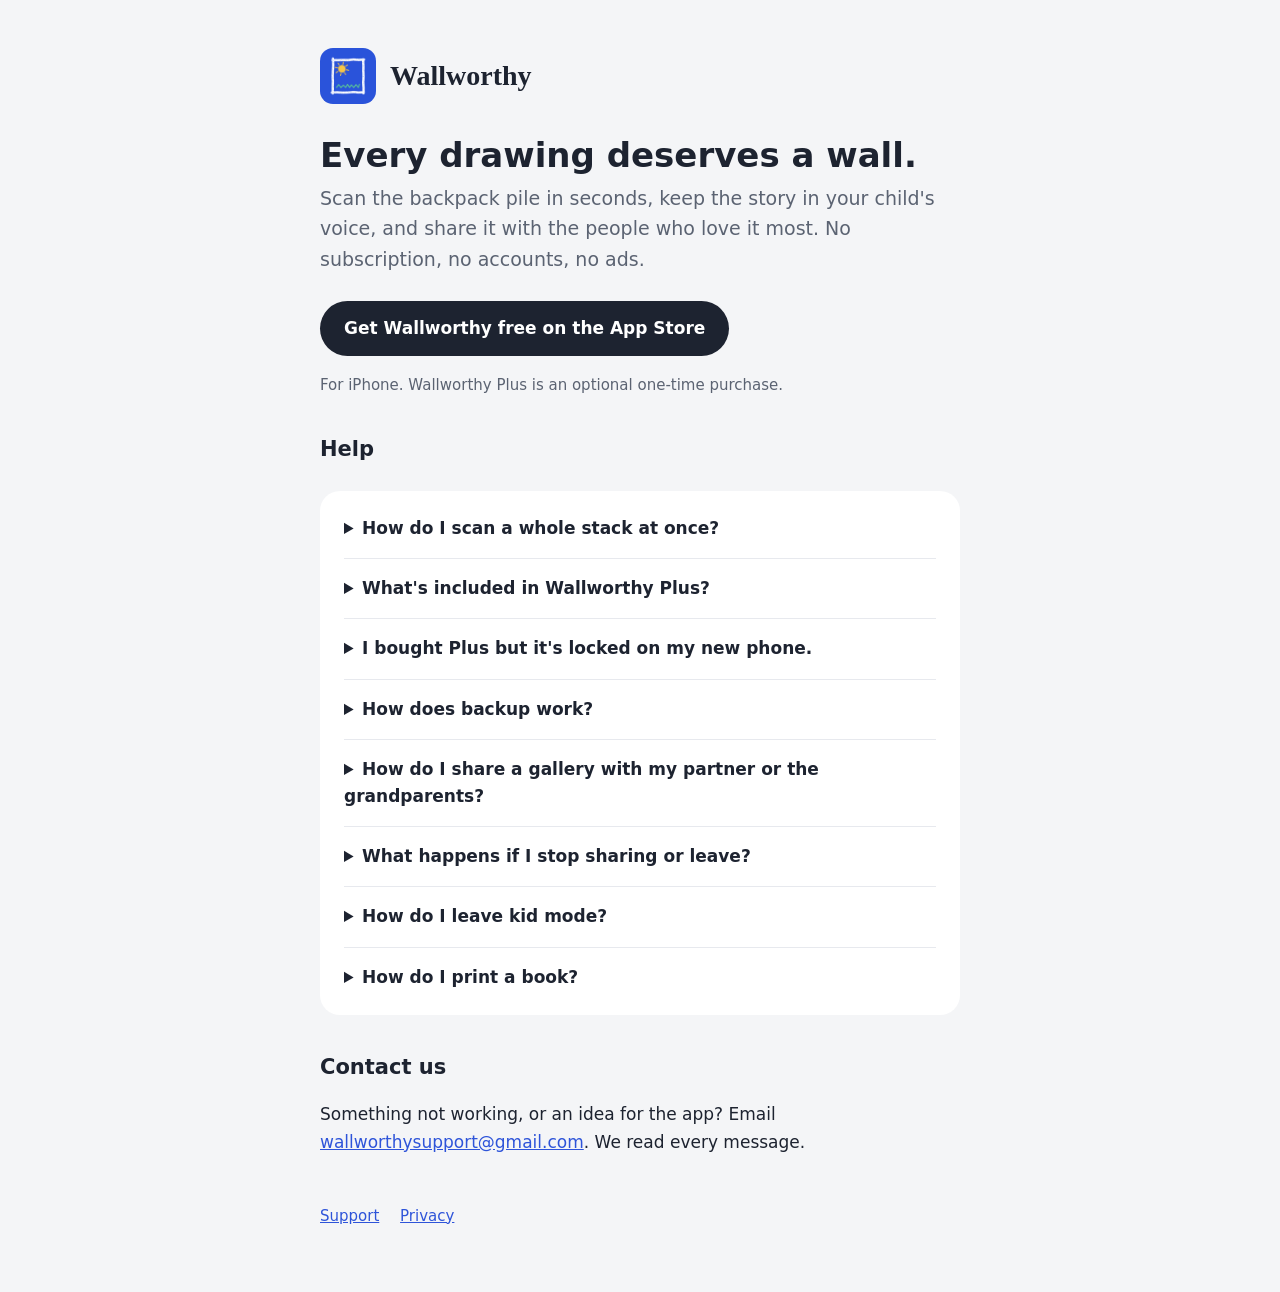
<file: index.html>
<!doctype html>
<html lang="en">
<head>
<meta charset="utf-8">
<meta name="viewport" content="width=device-width, initial-scale=1">
<title>Wallworthy · Kids Art Gallery</title>
<meta name="description" content="Wallworthy turns your children's drawings into a framed gallery your family will actually look at.">
<meta name="apple-itunes-app" content="app-id=6829036669">
<meta property="og:title" content="Wallworthy: every drawing deserves a wall">
<meta property="og:description" content="Scan the backpack pile in seconds, keep the story in your child's voice, and share it with family. Free on iPhone, with no subscription.">
<meta property="og:image" content="https://benwortonh787.github.io/wallworthy/icon.png">
<meta property="og:url" content="https://benwortonh787.github.io/wallworthy/">
<link rel="icon" href="icon.png">
<link rel="stylesheet" href="style.css">
</head>
<body>
<main>
  <header>
    <img src="icon.png" alt="">
    <span class="wordmark">Wallworthy</span>
  </header>

  <h1>Every drawing deserves a wall.</h1>
  <p class="lede">Scan the backpack pile in seconds, keep the story in your child's voice, and share it with the people who love it most. No subscription, no accounts, no ads.</p>
  <p><a class="download" href="https://apps.apple.com/app/id6829036669">Get Wallworthy free on the App Store</a></p>
  <p class="small">For iPhone. Wallworthy Plus is an optional one-time purchase.</p>

  <h2>Help</h2>
  <div class="card">
    <details>
      <summary>How do I scan a whole stack at once?</summary>
      <p>Tap <strong>+</strong> and keep scanning pages one after another. When you're done, pick drawings and tap the child who made them. Repeat until every piece has an artist, so siblings' art can come out of one scan.</p>
    </details>
    <details>
      <summary>What's included in Wallworthy Plus?</summary>
      <p>Bring to life, Art Show videos, Year in Art picture books, four extra frames and the home-screen widget. It's a single payment, not a subscription. Scanning, voice notes, iCloud backup and export are always free.</p>
    </details>
    <details>
      <summary>I bought Plus but it's locked on my new phone.</summary>
      <p>Open the <strong>•••</strong> menu → <strong>Wallworthy Plus</strong> → <strong>Restore purchase</strong>. Make sure you're signed in with the same Apple Account you used to buy it. With Family Sharing, family members can restore it too.</p>
    </details>
    <details>
      <summary>How does backup work?</summary>
      <p>If iCloud is on for Wallworthy (Settings → [your name] → iCloud), your galleries are backed up to your private iCloud automatically and appear on your other devices. A shared gallery is kept in the iCloud of the person who started it and counts toward their storage, at about 1 MB a drawing. If your iCloud storage is full, new art stays on your iPhone until there's room. You can also use <strong>Export everything</strong> to save a copy that opens on any computer.</p>
    </details>
    <details>
      <summary>How do I share a gallery with my partner or the grandparents?</summary>
      <p>Open the <strong>•••</strong> menu → <strong>Share with family</strong> → <strong>Invite someone</strong>, and send the invite by Messages or email. Everyone needs Wallworthy 1.1 or later, so update from the App Store first. When they open it on their iPhone and tap <strong>Join</strong>, you both see the same children, drawings and voice notes, and either of you can add more. Any drawings they already had are added to the shared gallery. Sharing is free, and each person uses their own Apple Account.</p>
    </details>
    <details>
      <summary>What happens if I stop sharing or leave?</summary>
      <p>Everyone keeps a copy of every drawing on their own iPhone, backed up to their own iCloud. From then on, new drawings are no longer shared. The person who started the gallery can also remove one person from <strong>Share with family</strong> → <strong>Invite or remove people</strong>.</p>
    </details>
    <details>
      <summary>How do I leave kid mode?</summary>
      <p>Tap the 🔒 <strong>Kid mode</strong> button at the top of the screen and answer the grown-up question.</p>
    </details>
    <details>
      <summary>How do I print a book?</summary>
      <p>Open a school year and choose <strong>Make the picture book</strong>. You can print it with AirPrint, or save the 8 × 8 inch PDF and upload it to any photo-book service.</p>
    </details>
  </div>

  <h2>Contact us</h2>
  <p>Something not working, or an idea for the app? Email <a href="mailto:wallworthysupport@gmail.com">wallworthysupport@gmail.com</a>. We read every message.</p>

  <footer>
    <a href="index.html">Support</a>
    <a href="privacy.html">Privacy</a>
  </footer>
</main>
</body>
</html>
</file>
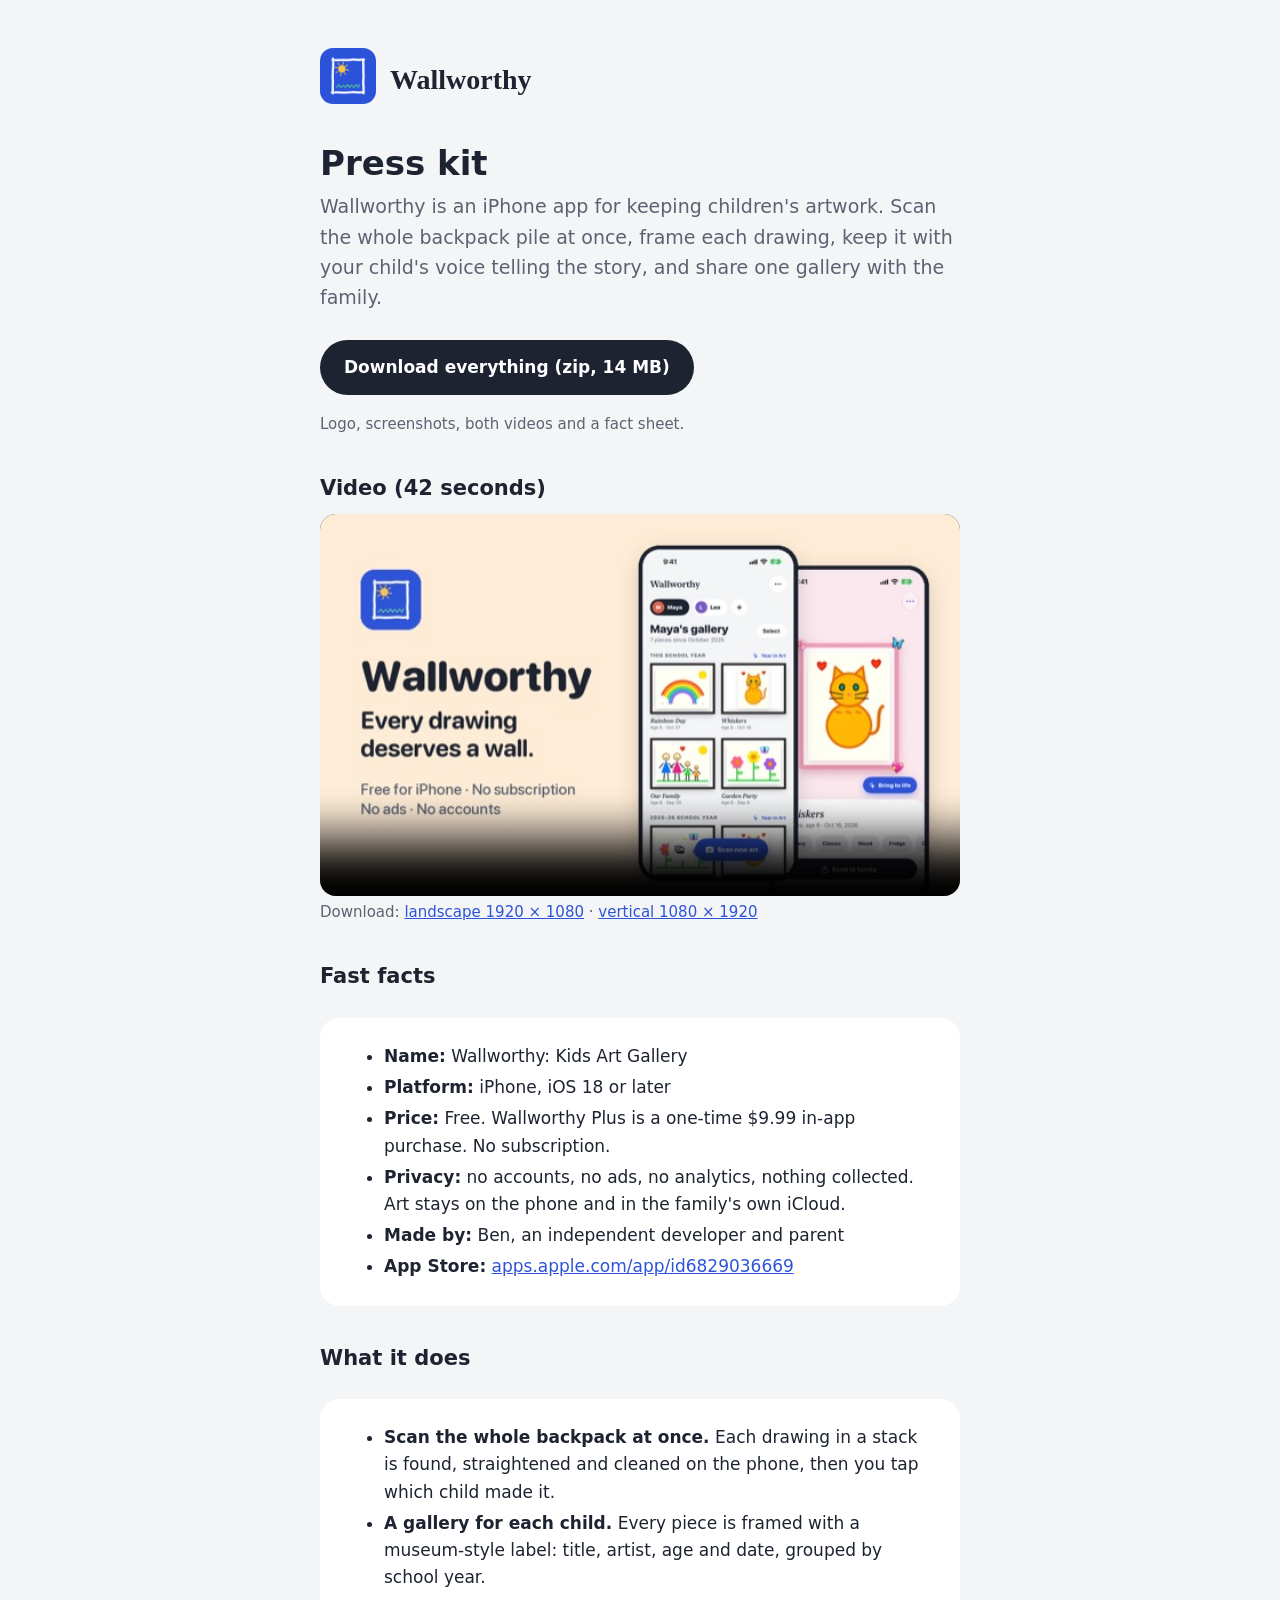
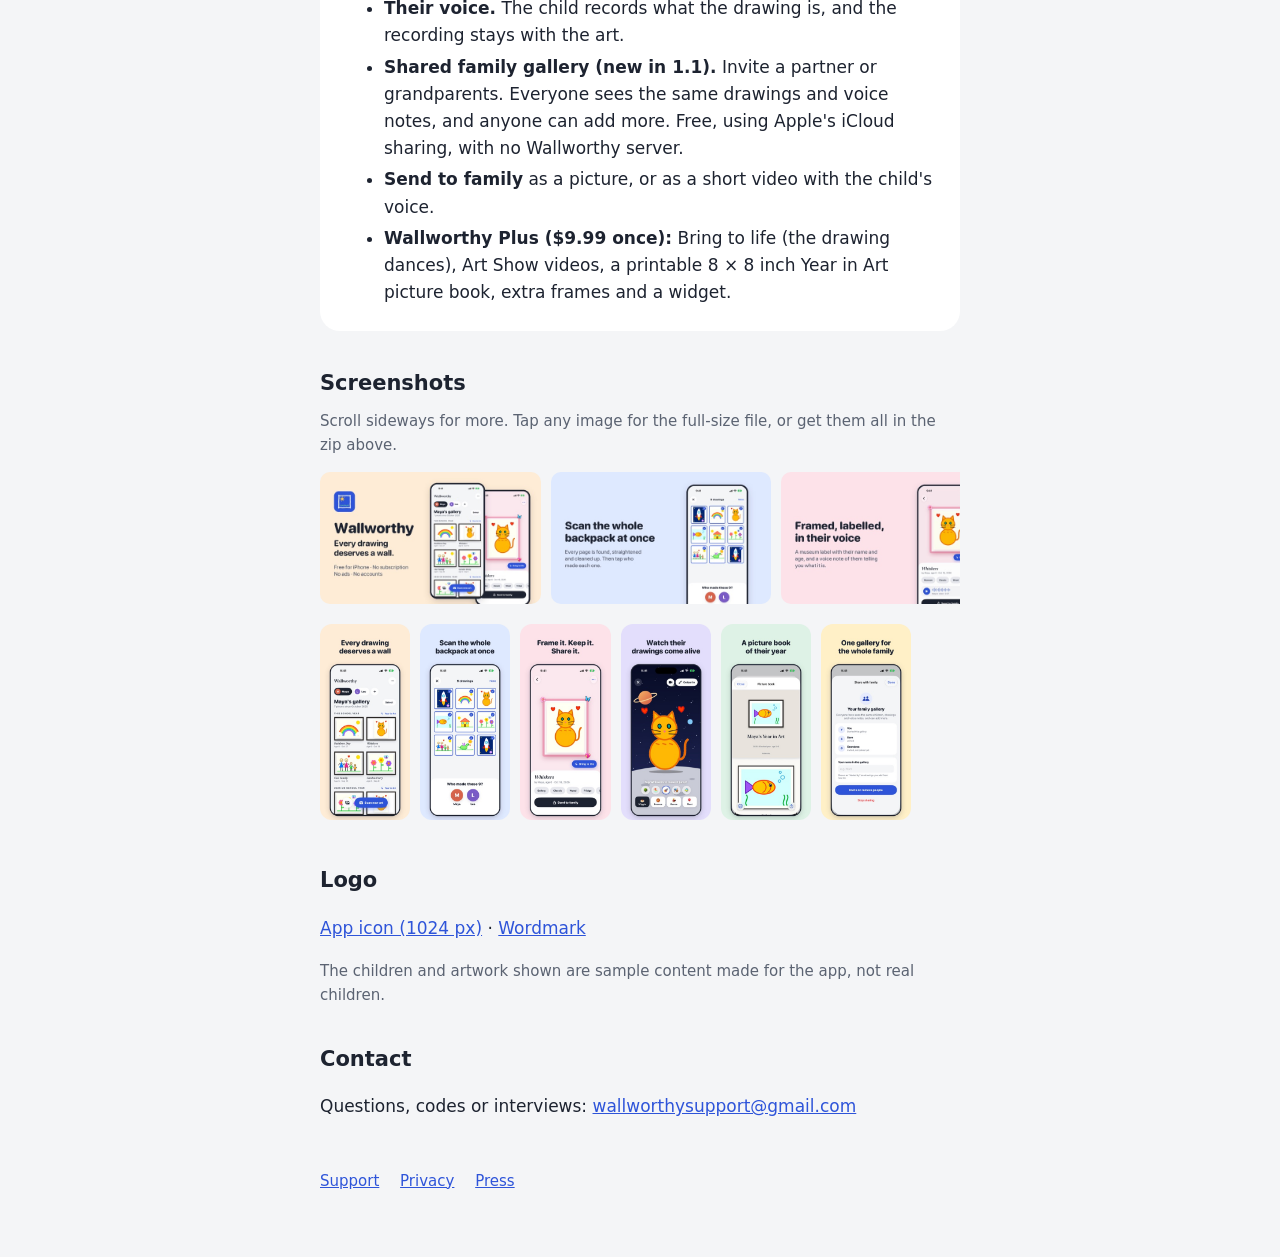
<file: press.html>
<!doctype html>
<html lang="en">
<head>
<meta charset="utf-8">
<meta name="viewport" content="width=device-width, initial-scale=1">
<title>Wallworthy · Press kit</title>
<meta name="description" content="Press kit for Wallworthy, the iPhone app for keeping kids' art: facts, video, screenshots and logo.">
<meta property="og:title" content="Wallworthy press kit">
<meta property="og:description" content="Facts, a 42-second video, screenshots and logo for Wallworthy, the iPhone app for keeping kids' art.">
<meta property="og:image" content="https://benwortonh787.github.io/wallworthy/press/wide-01-hero.png">
<meta property="og:url" content="https://benwortonh787.github.io/wallworthy/press.html">
<link rel="icon" href="icon.png">
<link rel="stylesheet" href="style.css">
</head>
<body>
<main>
  <header>
    <a href="index.html"><img src="icon.png" alt=""></a>
    <a href="index.html" class="wordmark">Wallworthy</a>
  </header>

  <h1>Press kit</h1>
  <p class="lede">Wallworthy is an iPhone app for keeping children's artwork. Scan the whole backpack pile at once, frame each drawing, keep it with your child's voice telling the story, and share one gallery with the family.</p>
  <p><a class="download" href="press/wallworthy-press-kit.zip">Download everything (zip, 14 MB)</a></p>
  <p class="small">Logo, screenshots, both videos and a fact sheet.</p>

  <h2>Video (42 seconds)</h2>
  <video controls playsinline preload="metadata" poster="press/thumbs/wide-01-hero.jpg">
    <source src="press/wallworthy-promo-landscape.mp4" type="video/mp4">
  </video>
  <p class="small">Download: <a href="press/wallworthy-promo-landscape.mp4" download>landscape 1920 × 1080</a> · <a href="press/wallworthy-promo-vertical.mp4" download>vertical 1080 × 1920</a></p>

  <h2>Fast facts</h2>
  <div class="card">
    <ul class="facts">
      <li><strong>Name:</strong> Wallworthy: Kids Art Gallery</li>
      <li><strong>Platform:</strong> iPhone, iOS 18 or later</li>
      <li><strong>Price:</strong> Free. Wallworthy Plus is a one-time $9.99 in-app purchase. No subscription.</li>
      <li><strong>Privacy:</strong> no accounts, no ads, no analytics, nothing collected. Art stays on the phone and in the family's own iCloud.</li>
      <li><strong>Made by:</strong> Ben, an independent developer and parent</li>
      <li><strong>App Store:</strong> <a href="https://apps.apple.com/app/id6829036669">apps.apple.com/app/id6829036669</a></li>
    </ul>
  </div>

  <h2>What it does</h2>
  <div class="card">
    <ul class="facts">
      <li><strong>Scan the whole backpack at once.</strong> Each drawing in a stack is found, straightened and cleaned on the phone, then you tap which child made it.</li>
      <li><strong>A gallery for each child.</strong> Every piece is framed with a museum-style label: title, artist, age and date, grouped by school year.</li>
      <li><strong>Their voice.</strong> The child records what the drawing is, and the recording stays with the art.</li>
      <li><strong>Shared family gallery (new in 1.1).</strong> Invite a partner or grandparents. Everyone sees the same drawings and voice notes, and anyone can add more. Free, using Apple's iCloud sharing, with no Wallworthy server.</li>
      <li><strong>Send to family</strong> as a picture, or as a short video with the child's voice.</li>
      <li><strong>Wallworthy Plus ($9.99 once):</strong> Bring to life (the drawing dances), Art Show videos, a printable 8 × 8 inch Year in Art picture book, extra frames and a widget.</li>
    </ul>
  </div>

  <h2>Screenshots</h2>
  <p class="small">Scroll sideways for more. Tap any image for the full-size file, or get them all in the zip above.</p>
  <div class="strip wide">
    <a href="press/wide-01-hero.png"><img src="press/thumbs/wide-01-hero.jpg" alt="Wallworthy gallery" loading="lazy"></a>
    <a href="press/wide-02-scan.png"><img src="press/thumbs/wide-02-scan.jpg" alt="Scanning a stack of drawings" loading="lazy"></a>
    <a href="press/wide-03-frame.png"><img src="press/thumbs/wide-03-frame.jpg" alt="A framed drawing with a voice note" loading="lazy"></a>
    <a href="press/wide-04-family.png"><img src="press/thumbs/wide-04-family.jpg" alt="Shared family gallery" loading="lazy"></a>
    <a href="press/wide-05-send.png"><img src="press/thumbs/wide-05-send.jpg" alt="Sending a drawing to family" loading="lazy"></a>
    <a href="press/wide-06-alive.png"><img src="press/thumbs/wide-06-alive.jpg" alt="Bring to life" loading="lazy"></a>
    <a href="press/wide-07-book.png"><img src="press/thumbs/wide-07-book.jpg" alt="Year in Art picture book" loading="lazy"></a>
    <a href="press/wide-08-pricing.png"><img src="press/thumbs/wide-08-pricing.jpg" alt="Pricing" loading="lazy"></a>
  </div>
  <div class="strip phones">
    <a href="press/iphone-01.png"><img src="press/thumbs/iphone-01.jpg" alt="iPhone screenshot 1" loading="lazy"></a>
    <a href="press/iphone-02.png"><img src="press/thumbs/iphone-02.jpg" alt="iPhone screenshot 2" loading="lazy"></a>
    <a href="press/iphone-03.png"><img src="press/thumbs/iphone-03.jpg" alt="iPhone screenshot 3" loading="lazy"></a>
    <a href="press/iphone-04.png"><img src="press/thumbs/iphone-04.jpg" alt="iPhone screenshot 4" loading="lazy"></a>
    <a href="press/iphone-05.png"><img src="press/thumbs/iphone-05.jpg" alt="iPhone screenshot 5" loading="lazy"></a>
    <a href="press/iphone-06.png"><img src="press/thumbs/iphone-06.jpg" alt="iPhone screenshot 6" loading="lazy"></a>
  </div>

  <h2>Logo</h2>
  <p><a href="press/wallworthy-icon-1024.png">App icon (1024 px)</a> · <a href="press/wallworthy-logo.png">Wordmark</a></p>

  <p class="small">The children and artwork shown are sample content made for the app, not real children.</p>

  <h2>Contact</h2>
  <p>Questions, codes or interviews: <a href="mailto:wallworthysupport@gmail.com">wallworthysupport@gmail.com</a></p>

  <footer>
    <a href="index.html">Support</a>
    <a href="privacy.html">Privacy</a>
    <a href="press.html">Press</a>
  </footer>
</main>
</body>
</html>
</file>
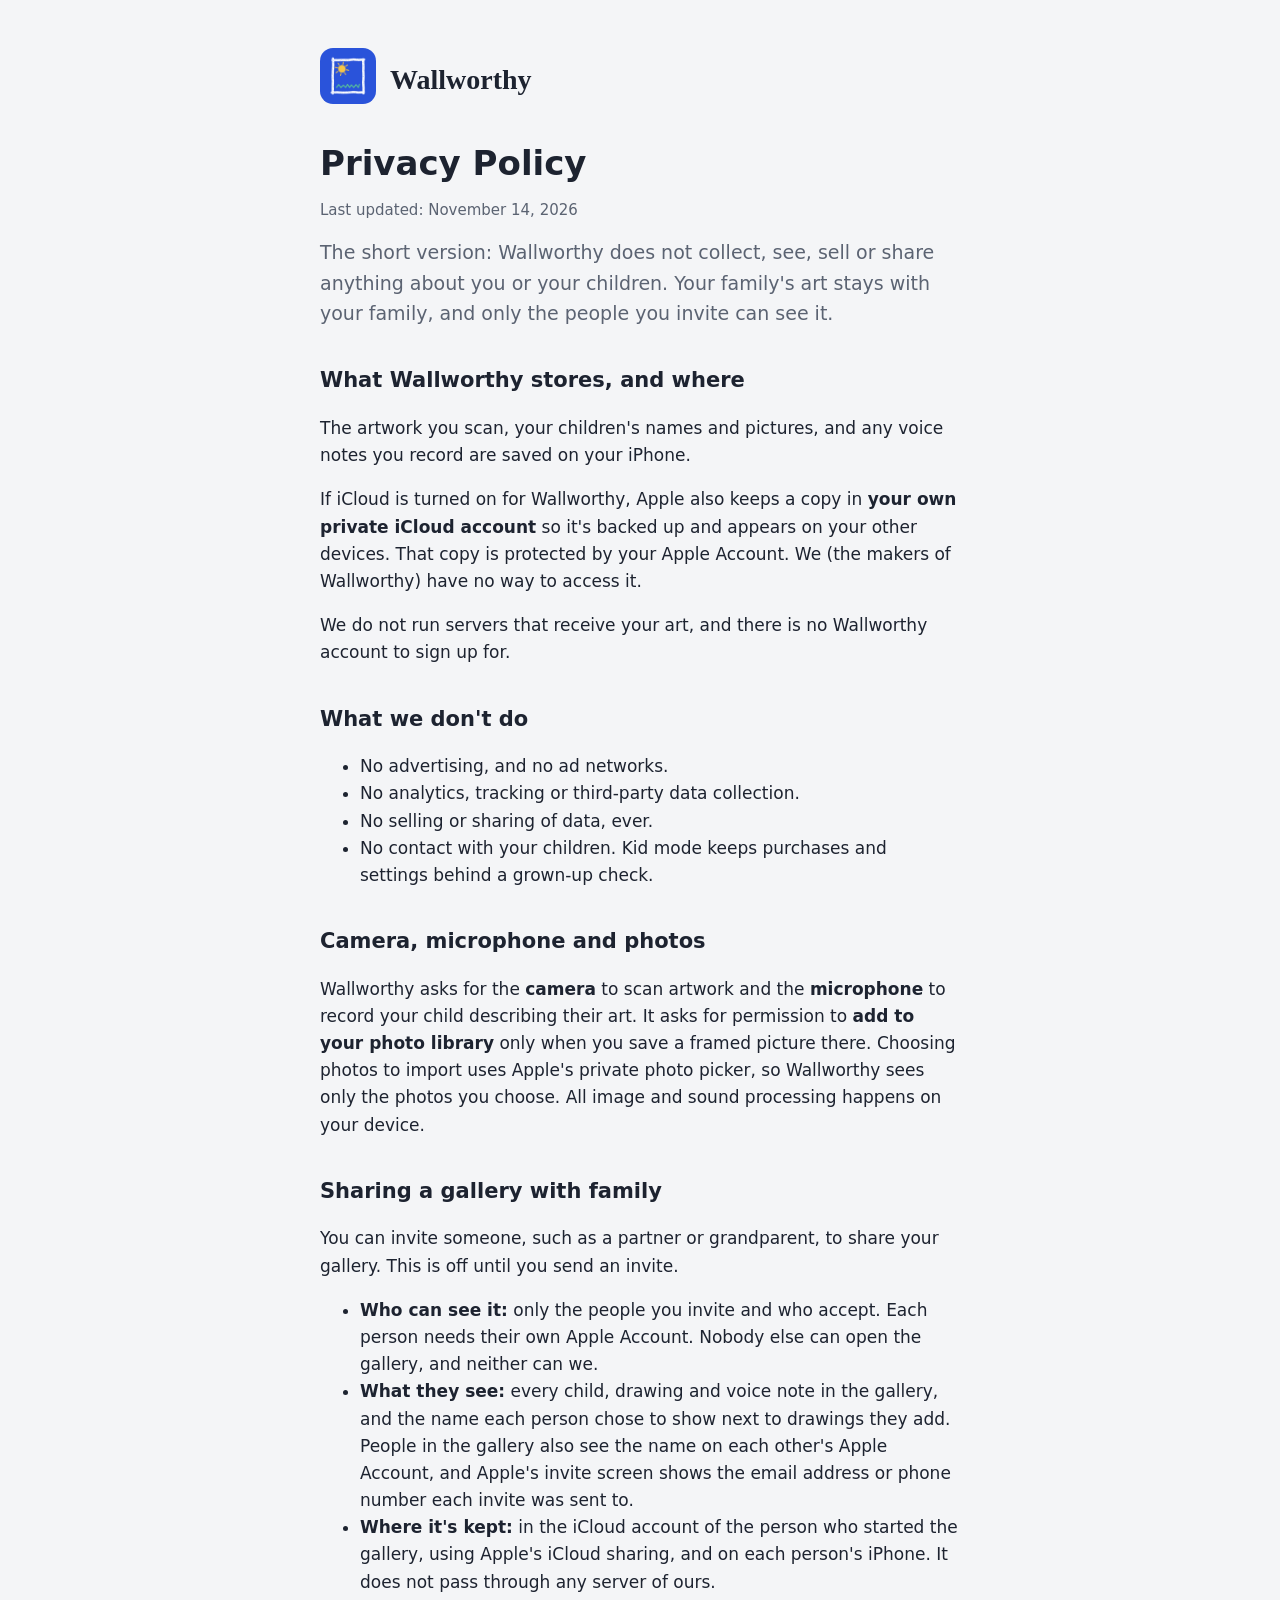
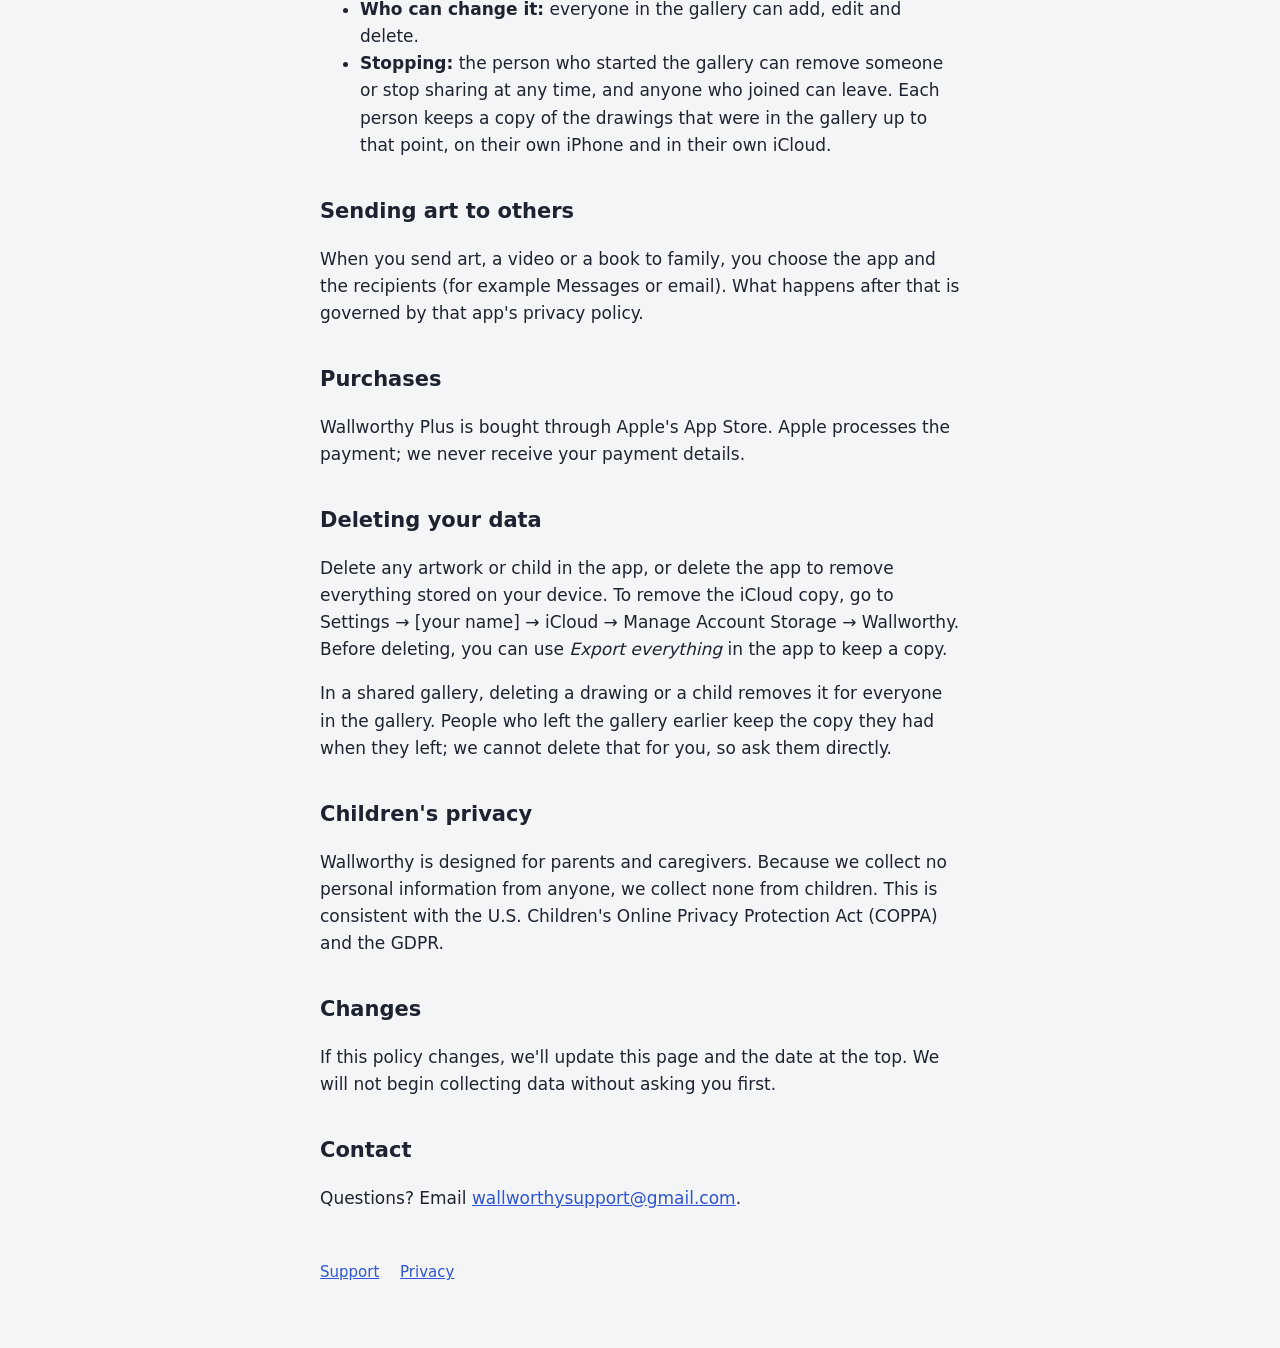
<file: privacy.html>
<!doctype html>
<html lang="en">
<head>
<meta charset="utf-8">
<meta name="viewport" content="width=device-width, initial-scale=1">
<title>Privacy Policy · Wallworthy</title>
<link rel="icon" href="icon.png">
<link rel="stylesheet" href="style.css">
</head>
<body>
<main>
  <header>
    <a href="index.html"><img src="icon.png" alt=""></a>
    <a href="index.html" class="wordmark">Wallworthy</a>
  </header>

  <h1>Privacy Policy</h1>
  <p class="updated">Last updated: November 14, 2026</p>

  <p class="lede">The short version: Wallworthy does not collect, see, sell or share anything about you or your children. Your family's art stays with your family, and only the people you invite can see it.</p>

  <h2>What Wallworthy stores, and where</h2>
  <p>The artwork you scan, your children's names and pictures, and any voice notes you record are saved on your iPhone.</p>
  <p>If iCloud is turned on for Wallworthy, Apple also keeps a copy in <strong>your own private iCloud account</strong> so it's backed up and appears on your other devices. That copy is protected by your Apple Account. We (the makers of Wallworthy) have no way to access it.</p>
  <p>We do not run servers that receive your art, and there is no Wallworthy account to sign up for.</p>

  <h2>What we don't do</h2>
  <ul>
    <li>No advertising, and no ad networks.</li>
    <li>No analytics, tracking or third-party data collection.</li>
    <li>No selling or sharing of data, ever.</li>
    <li>No contact with your children. Kid mode keeps purchases and settings behind a grown-up check.</li>
  </ul>

  <h2>Camera, microphone and photos</h2>
  <p>Wallworthy asks for the <strong>camera</strong> to scan artwork and the <strong>microphone</strong> to record your child describing their art. It asks for permission to <strong>add to your photo library</strong> only when you save a framed picture there. Choosing photos to import uses Apple's private photo picker, so Wallworthy sees only the photos you choose. All image and sound processing happens on your device.</p>

  <h2>Sharing a gallery with family</h2>
  <p>You can invite someone, such as a partner or grandparent, to share your gallery. This is off until you send an invite.</p>
  <ul>
    <li><strong>Who can see it:</strong> only the people you invite and who accept. Each person needs their own Apple Account. Nobody else can open the gallery, and neither can we.</li>
    <li><strong>What they see:</strong> every child, drawing and voice note in the gallery, and the name each person chose to show next to drawings they add. People in the gallery also see the name on each other's Apple Account, and Apple's invite screen shows the email address or phone number each invite was sent to.</li>
    <li><strong>Where it's kept:</strong> in the iCloud account of the person who started the gallery, using Apple's iCloud sharing, and on each person's iPhone. It does not pass through any server of ours.</li>
    <li><strong>Who can change it:</strong> everyone in the gallery can add, edit and delete.</li>
    <li><strong>Stopping:</strong> the person who started the gallery can remove someone or stop sharing at any time, and anyone who joined can leave. Each person keeps a copy of the drawings that were in the gallery up to that point, on their own iPhone and in their own iCloud.</li>
  </ul>

  <h2>Sending art to others</h2>
  <p>When you send art, a video or a book to family, you choose the app and the recipients (for example Messages or email). What happens after that is governed by that app's privacy policy.</p>

  <h2>Purchases</h2>
  <p>Wallworthy Plus is bought through Apple's App Store. Apple processes the payment; we never receive your payment details.</p>

  <h2>Deleting your data</h2>
  <p>Delete any artwork or child in the app, or delete the app to remove everything stored on your device. To remove the iCloud copy, go to Settings → [your name] → iCloud → Manage Account Storage → Wallworthy. Before deleting, you can use <em>Export everything</em> in the app to keep a copy.</p>
  <p>In a shared gallery, deleting a drawing or a child removes it for everyone in the gallery. People who left the gallery earlier keep the copy they had when they left; we cannot delete that for you, so ask them directly.</p>

  <h2>Children's privacy</h2>
  <p>Wallworthy is designed for parents and caregivers. Because we collect no personal information from anyone, we collect none from children. This is consistent with the U.S. Children's Online Privacy Protection Act (COPPA) and the GDPR.</p>

  <h2>Changes</h2>
  <p>If this policy changes, we'll update this page and the date at the top. We will not begin collecting data without asking you first.</p>

  <h2>Contact</h2>
  <p>Questions? Email <a href="mailto:wallworthysupport@gmail.com">wallworthysupport@gmail.com</a>.</p>

  <footer>
    <a href="index.html">Support</a>
    <a href="privacy.html">Privacy</a>
  </footer>
</main>
</body>
</html>
</file>
<file: style.css>
:root {
  --ink: #1D2330;
  --muted: #5B6372;
  --bg: #F4F5F7;
  --card: #FFFFFF;
  --accent: #2E54D9;
  --line: #E7E9EE;
}
* { box-sizing: border-box; }
body {
  margin: 0;
  background: var(--bg);
  color: var(--ink);
  font: 17px/1.6 ui-rounded, "SF Pro Rounded", -apple-system, system-ui, sans-serif;
}
main { max-width: 680px; margin: 0 auto; padding: 48px 20px 64px; }
header { display: flex; align-items: center; gap: 14px; margin-bottom: 32px; }
header img { width: 56px; height: 56px; border-radius: 13px; }
header a { color: inherit; text-decoration: none; }
.wordmark { font: 600 28px/1 ui-serif, Georgia, serif; }
h1 { font-size: 34px; line-height: 1.15; margin: 0 0 8px; }
h2 { font-size: 21px; margin: 36px 0 8px; }
p, li { color: var(--ink); }
.lede { color: var(--muted); font-size: 19px; margin-top: 0; }
.card { background: var(--card); border-radius: 20px; padding: 8px 24px; margin: 24px 0; }
.updated { color: var(--muted); font-size: 15px; }
a { color: var(--accent); }
details { border-bottom: 1px solid var(--line); padding: 16px 0; }
details:last-child { border-bottom: 0; }
summary { font-weight: 700; cursor: pointer; }
footer { margin-top: 48px; color: var(--muted); font-size: 15px; }
footer a { margin-right: 16px; }
.download { display: inline-block; background: var(--ink); color: #fff; text-decoration: none; font-weight: 700; padding: 14px 24px; border-radius: 999px; margin-top: 8px; }
.download:hover { background: var(--accent); }
.small { color: var(--muted); font-size: 15px; margin-top: 4px; }
video { width: 100%; border-radius: 16px; background: #000; display: block; }
.strip { display: flex; gap: 10px; overflow-x: auto; scroll-snap-type: x mandatory; margin: 12px 0; padding-bottom: 8px; -webkit-overflow-scrolling: touch; }
.strip a { flex: 0 0 auto; scroll-snap-align: start; }
.strip img { display: block; border-radius: 10px; width: auto; }
.strip.wide img { height: 132px; }
.strip.phones img { height: 196px; border-radius: 12px; }
.facts li { margin: 4px 0; }
</file>
